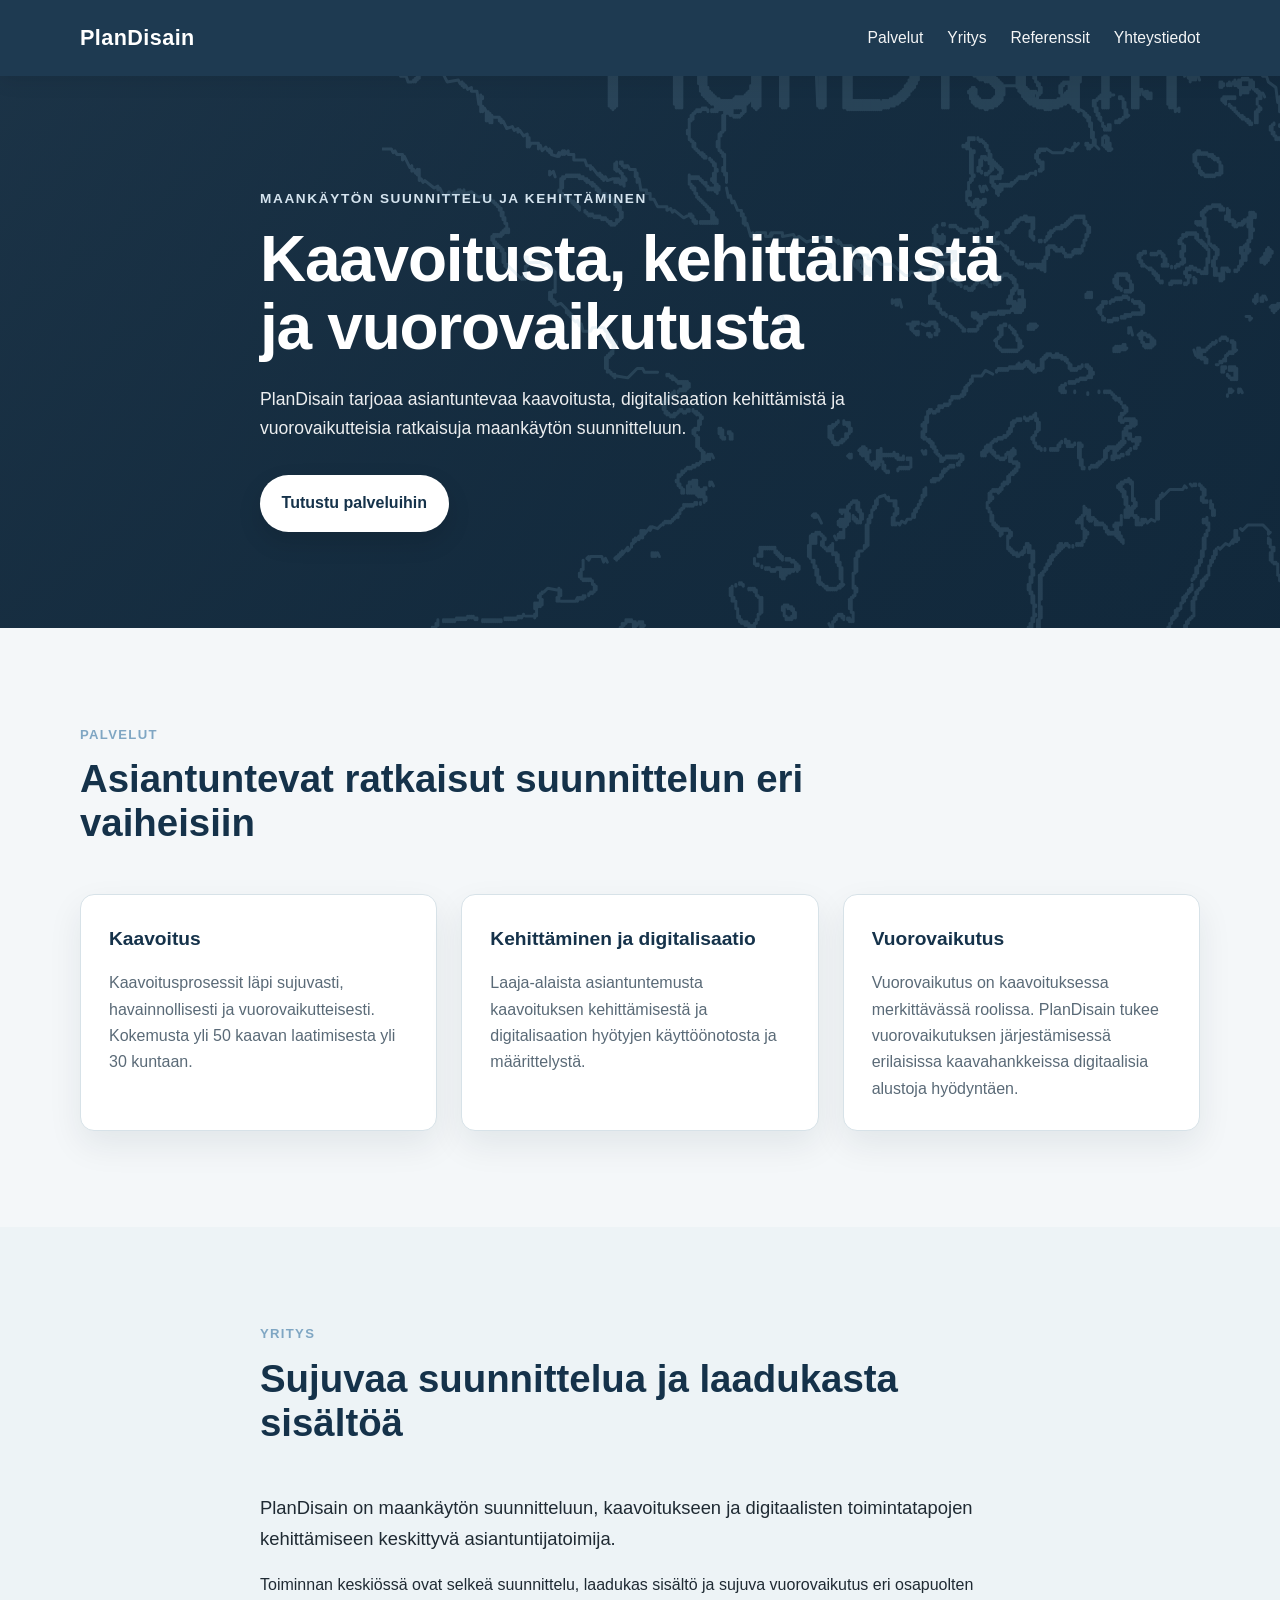
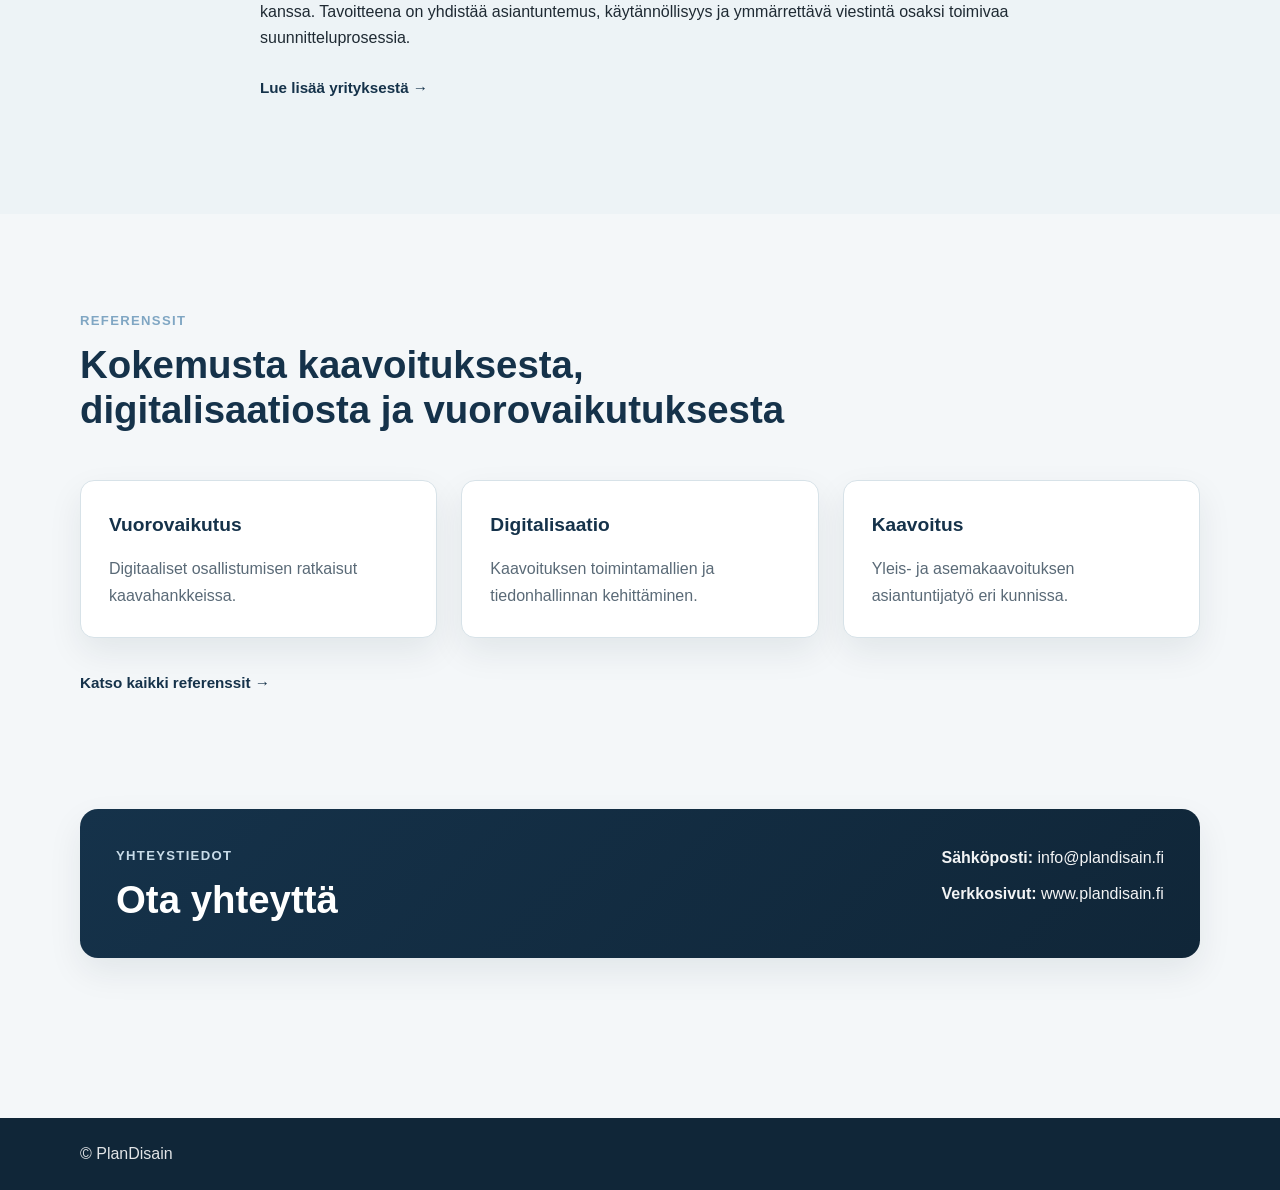
<file: index.html>
<!DOCTYPE html>
<html lang="fi">
<head>
  <meta charset="UTF-8" />
  <meta name="viewport" content="width=device-width, initial-scale=1.0" />
  <title>PlanDisain</title>
  <meta
    name="description"
    content="PlanDisain tarjoaa asiantuntevaa kaavoitusta, kehittämistä, digitalisaatiota ja vuorovaikutteisia ratkaisuja maankäytön suunnitteluun."
  />
  <link rel="stylesheet" href="style.css" />
</head>
<body>
  <header class="site-header">
    <div class="container header-inner">
      <a href="#top" class="logo">PlanDisain</a>

      <nav class="main-nav" aria-label="Päänavigaatio">
        <a href="#palvelut">Palvelut</a>
        <a href="yritys.html">Yritys</a>
        <a href="referenssit.html">Referenssit</a>
        <a href="yhteystiedot.html">Yhteystiedot</a>
      </nav>
    </div>
  </header>

  <main id="top">
    <section class="hero">
      <div class="hero-map-deco" aria-hidden="true">
        <img src="map.svg" alt="">
      </div>
      <div class="container hero-content">
        <p class="eyebrow">Maankäytön suunnittelu ja kehittäminen</p>
        <h1>Kaavoitusta, kehittämistä ja vuorovaikutusta</h1>
        <p class="hero-text">
          PlanDisain tarjoaa asiantuntevaa kaavoitusta, digitalisaation kehittämistä
          ja vuorovaikutteisia ratkaisuja maankäytön suunnitteluun.
        </p>
        <a class="button-primary" href="#palvelut">Tutustu palveluihin</a>
      </div>
    </section>

    <section class="section" id="palvelut">
      <div class="container">
        <div class="section-heading">
          <p class="section-kicker">Palvelut</p>
          <h2>Asiantuntevat ratkaisut suunnittelun eri vaiheisiin</h2>
        </div>

        <div class="card-grid">
          <article class="service-card">
            <h3>Kaavoitus</h3>
            <p>
              Kaavoitusprosessit läpi sujuvasti, havainnollisesti ja
              vuorovaikutteisesti. Kokemusta yli 50 kaavan laatimisesta
              yli 30 kuntaan.
            </p>
          </article>

          <article class="service-card">
            <h3>Kehittäminen ja digitalisaatio</h3>
            <p>
              Laaja-alaista asiantuntemusta kaavoituksen kehittämisestä ja
              digitalisaation hyötyjen käyttöönotosta ja määrittelystä.
            </p>
          </article>

          <article class="service-card">
            <h3>Vuorovaikutus</h3>
            <p>
              Vuorovaikutus on kaavoituksessa merkittävässä roolissa.
              PlanDisain tukee vuorovaikutuksen järjestämisessä erilaisissa
              kaavahankkeissa digitaalisia alustoja hyödyntäen.
            </p>
          </article>
        </div>
      </div>
    </section>

    <section class="section section-alt" id="yritys">
      <div class="container narrow">
        <div class="section-heading">
          <p class="section-kicker">Yritys</p>
          <h2>Sujuvaa suunnittelua ja laadukasta sisältöä</h2>
        </div>

        <p class="lead">
          PlanDisain on maankäytön suunnitteluun, kaavoitukseen ja digitaalisten
          toimintatapojen kehittämiseen keskittyvä asiantuntijatoimija.
        </p>

        <p>
          Toiminnan keskiössä ovat selkeä suunnittelu, laadukas sisältö ja
          sujuva vuorovaikutus eri osapuolten kanssa. Tavoitteena on yhdistää
          asiantuntemus, käytännöllisyys ja ymmärrettävä viestintä osaksi
          toimivaa suunnitteluprosessia.
        </p>
        <p style="margin-top: 1.5rem;">
          <a class="button-text" href="yritys.html">Lue lisää yrityksestä →</a>
        </p>
      </div>
    </section>

    <section class="section" id="referenssit">
      <div class="container">
        <div class="section-heading">
          <p class="section-kicker">Referenssit</p>
          <h2>Kokemusta kaavoituksesta, digitalisaatiosta ja vuorovaikutuksesta</h2>
        </div>

        <div class="card-grid references-grid">
          <article class="reference-card">
            <h3>Vuorovaikutus</h3>
            <p>Digitaaliset osallistumisen ratkaisut kaavahankkeissa.</p>
          </article>

          <article class="reference-card">
            <h3>Digitalisaatio</h3>
            <p>Kaavoituksen toimintamallien ja tiedonhallinnan kehittäminen.</p>
          </article>

          <article class="reference-card">
            <h3>Kaavoitus</h3>
            <p>Yleis- ja asemakaavoituksen asiantuntijatyö eri kunnissa.</p>
          </article>
        </div>
        <p style="margin-top: 2rem;">
          <a class="button-text" href="referenssit.html">Katso kaikki referenssit →</a>
        </p>
      </div>
    </section>

    <section class="section contact-section" id="yhteys">
      <div class="container contact-box">
        <div>
          <p class="section-kicker">Yhteystiedot</p>
          <h2>Ota yhteyttä</h2>
        </div>

        <div class="contact-details">
          <p><strong>Sähköposti:</strong> info@plandisain.fi</p>
          <p><strong>Verkkosivut:</strong> www.plandisain.fi</p>
        </div>
      </div>
    </section>
  </main>

  <footer class="site-footer">
    <div class="container footer-inner">
      <p>© PlanDisain</p>
    </div>
  </footer>
</body>
</html>
</file>
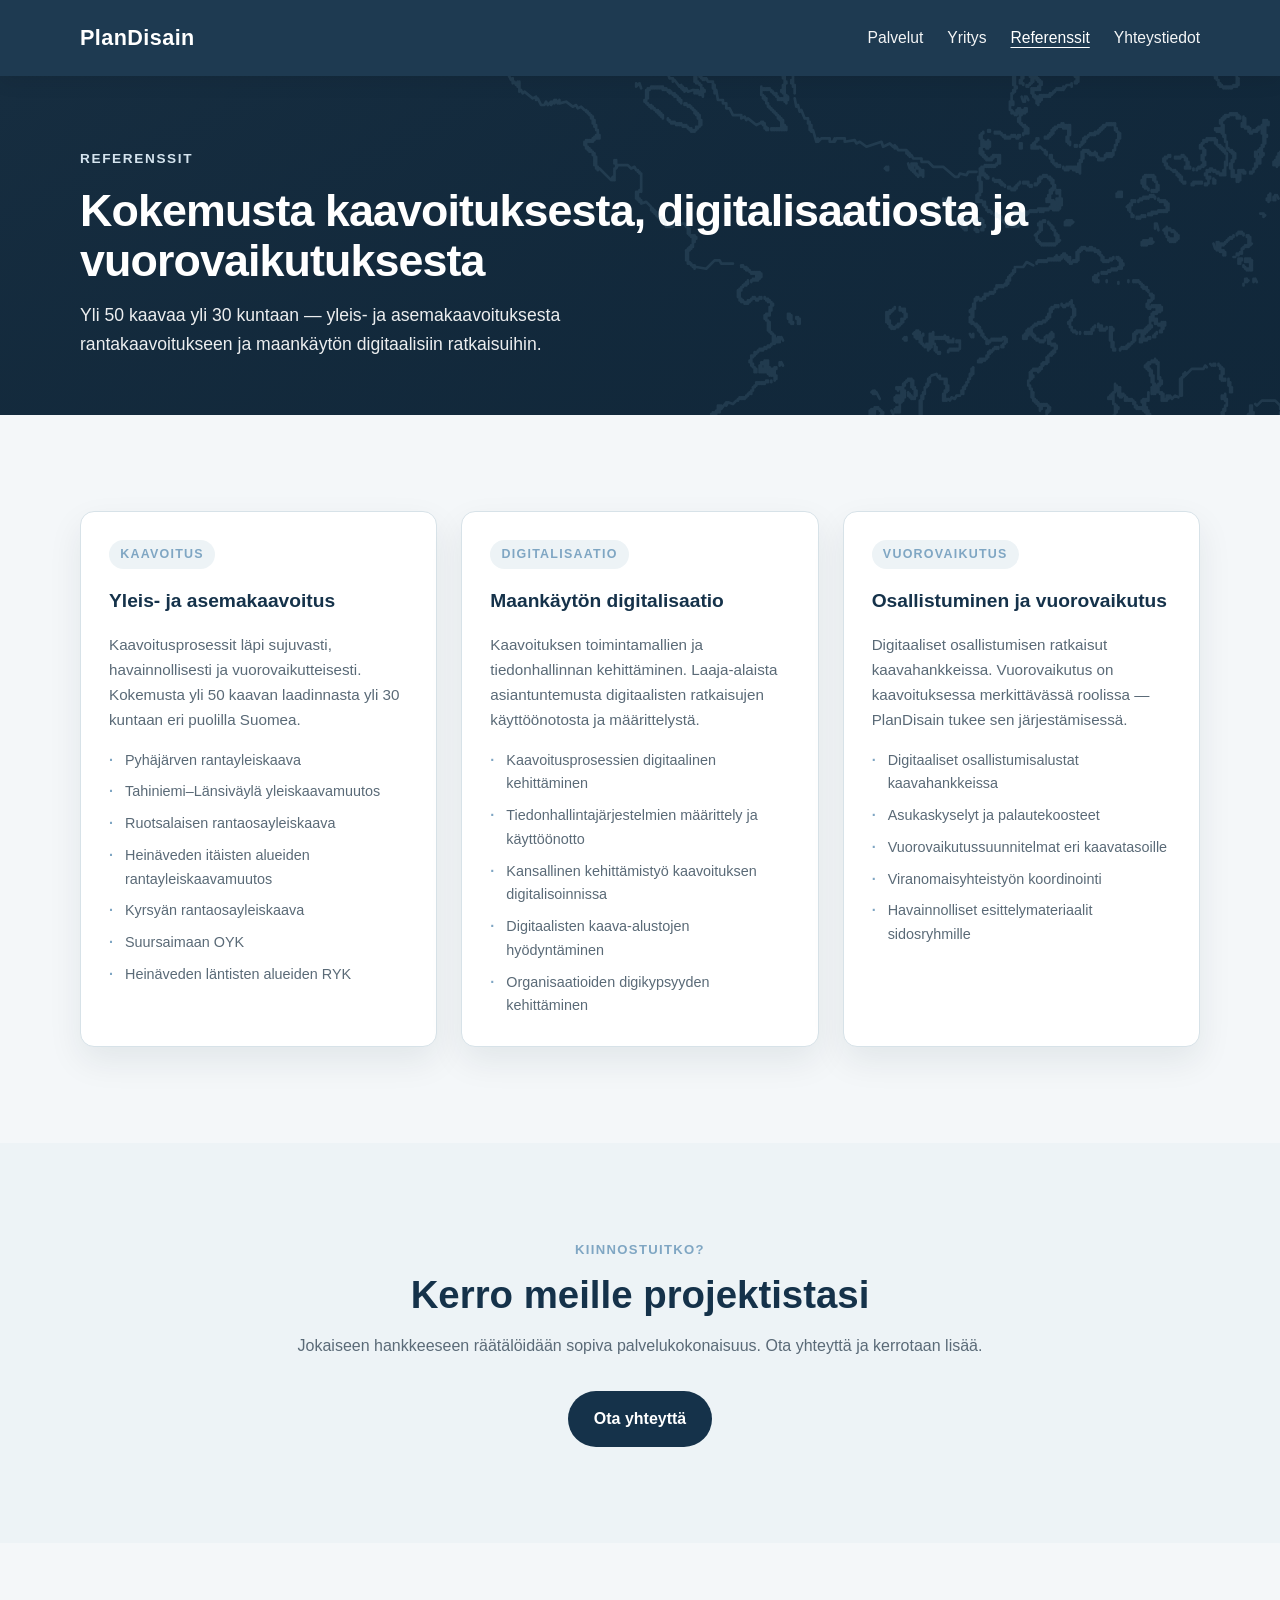
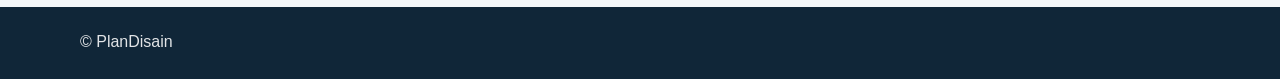
<file: referenssit.html>
<!DOCTYPE html>
<html lang="fi">
<head>
  <meta charset="UTF-8" />
  <meta name="viewport" content="width=device-width, initial-scale=1.0" />
  <title>Referenssit – PlanDisain</title>
  <meta name="description" content="PlanDisainin referenssit: kaavoitus, maankäytön digitalisaatio ja vuorovaikutus yli 30 kunnassa." />
  <link rel="stylesheet" href="style.css" />
</head>
<body>
  <header class="site-header">
    <div class="container header-inner">
      <a href="index.html" class="logo">PlanDisain</a>
      <nav class="main-nav" aria-label="Päänavigaatio">
        <a href="index.html#palvelut">Palvelut</a>
        <a href="yritys.html">Yritys</a>
        <a href="referenssit.html" aria-current="page">Referenssit</a>
        <a href="yhteystiedot.html">Yhteystiedot</a>
      </nav>
    </div>
  </header>

  <main>
    <section class="page-hero">
      <div class="hero-map-deco" aria-hidden="true">
        <img src="map.svg" alt="">
      </div>
      <div class="container">
        <p class="eyebrow">Referenssit</p>
        <h1>Kokemusta kaavoituksesta, digitalisaatiosta ja vuorovaikutuksesta</h1>
        <p class="hero-text">
          Yli 50 kaavaa yli 30 kuntaan — yleis- ja asemakaavoituksesta
          rantakaavoitukseen ja maankäytön digitaalisiin ratkaisuihin.
        </p>
      </div>
    </section>

    <section class="section">
      <div class="container">
        <div class="ref-grid">

          <div class="ref-category">
            <span class="ref-category-label">Kaavoitus</span>
            <h3>Yleis- ja asemakaavoitus</h3>
            <p>
              Kaavoitusprosessit läpi sujuvasti, havainnollisesti ja vuorovaikutteisesti.
              Kokemusta yli 50 kaavan laadinnasta yli 30 kuntaan eri puolilla Suomea.
            </p>
            <ul class="ref-list">
              <li>Pyhäjärven rantayleiskaava</li>
              <li>Tahiniemi–Länsiväylä yleiskaavamuutos</li>
              <li>Ruotsalaisen rantaosayleiskaava</li>
              <li>Heinäveden itäisten alueiden rantayleiskaavamuutos</li>
              <li>Kyrsyän rantaosayleiskaava</li>
              <li>Suursaimaan OYK</li>
              <li>Heinäveden läntisten alueiden RYK</li>
            </ul>
          </div>

          <div class="ref-category">
            <span class="ref-category-label">Digitalisaatio</span>
            <h3>Maankäytön digitalisaatio</h3>
            <p>
              Kaavoituksen toimintamallien ja tiedonhallinnan kehittäminen.
              Laaja-alaista asiantuntemusta digitaalisten ratkaisujen
              käyttöönotosta ja määrittelystä.
            </p>
            <ul class="ref-list">
              <li>Kaavoitusprosessien digitaalinen kehittäminen</li>
              <li>Tiedonhallintajärjestelmien määrittely ja käyttöönotto</li>
              <li>Kansallinen kehittämistyö kaavoituksen digitalisoinnissa</li>
              <li>Digitaalisten kaava-alustojen hyödyntäminen</li>
              <li>Organisaatioiden digikypsyyden kehittäminen</li>
            </ul>
          </div>

          <div class="ref-category">
            <span class="ref-category-label">Vuorovaikutus</span>
            <h3>Osallistuminen ja vuorovaikutus</h3>
            <p>
              Digitaaliset osallistumisen ratkaisut kaavahankkeissa.
              Vuorovaikutus on kaavoituksessa merkittävässä roolissa —
              PlanDisain tukee sen järjestämisessä.
            </p>
            <ul class="ref-list">
              <li>Digitaaliset osallistumisalustat kaavahankkeissa</li>
              <li>Asukaskyselyt ja palautekoosteet</li>
              <li>Vuorovaikutussuunnitelmat eri kaavatasoille</li>
              <li>Viranomaisyhteistyön koordinointi</li>
              <li>Havainnolliset esittelymateriaalit sidosryhmille</li>
            </ul>
          </div>

        </div>
      </div>
    </section>

    <section class="section section-alt">
      <div class="container narrow" style="text-align: center;">
        <p class="section-kicker">Kiinnostuitko?</p>
        <h2>Kerro meille projektistasi</h2>
        <p style="color: var(--color-text-soft); margin-bottom: var(--space-5);">
          Jokaiseen hankkeeseen räätälöidään sopiva palvelukokonaisuus.
          Ota yhteyttä ja kerrotaan lisää.
        </p>
        <a class="button-secondary" href="yhteystiedot.html">Ota yhteyttä</a>
      </div>
    </section>
  </main>

  <footer class="site-footer">
    <div class="container footer-inner">
      <p>© PlanDisain</p>
    </div>
  </footer>
</body>
</html>
</file>
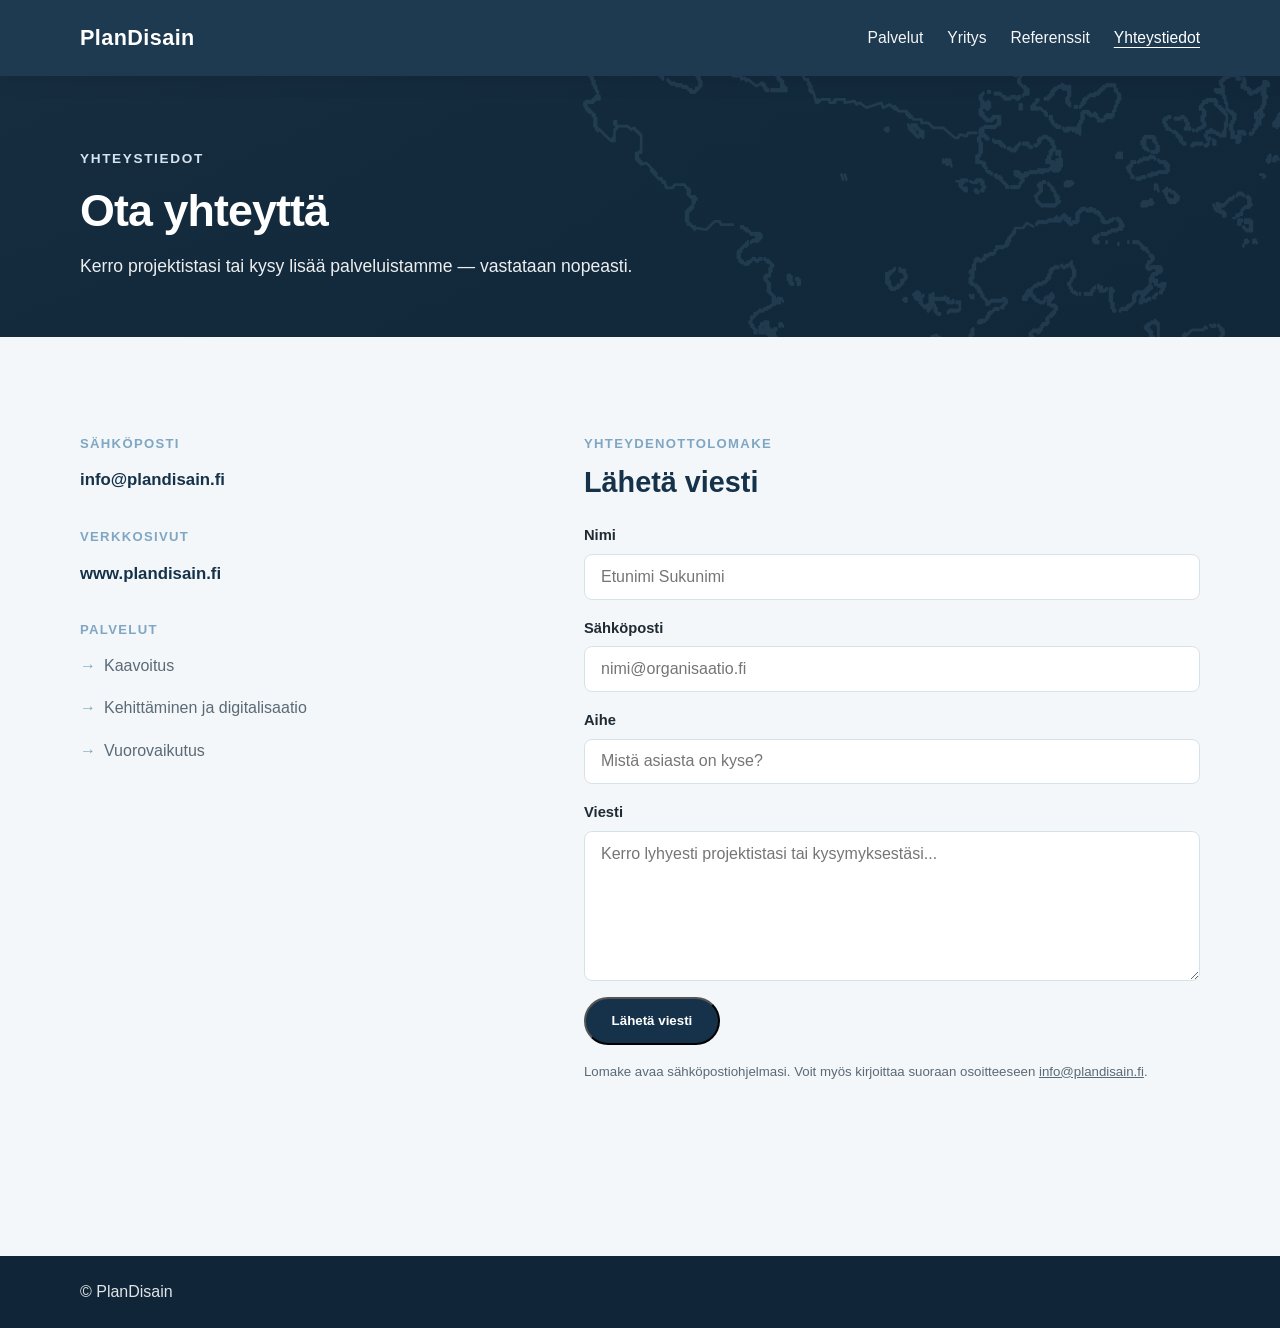
<file: yhteystiedot.html>
<!DOCTYPE html>
<html lang="fi">
<head>
  <meta charset="UTF-8" />
  <meta name="viewport" content="width=device-width, initial-scale=1.0" />
  <title>Yhteystiedot – PlanDisain</title>
  <meta name="description" content="Ota yhteyttä PlanDisainiin — info@plandisain.fi" />
  <link rel="stylesheet" href="style.css" />
</head>
<body>
  <header class="site-header">
    <div class="container header-inner">
      <a href="index.html" class="logo">PlanDisain</a>
      <nav class="main-nav" aria-label="Päänavigaatio">
        <a href="index.html#palvelut">Palvelut</a>
        <a href="yritys.html">Yritys</a>
        <a href="referenssit.html">Referenssit</a>
        <a href="yhteystiedot.html" aria-current="page">Yhteystiedot</a>
      </nav>
    </div>
  </header>

  <main>
    <section class="page-hero">
      <div class="hero-map-deco" aria-hidden="true">
        <img src="map.svg" alt="">
      </div>
      <div class="container">
        <p class="eyebrow">Yhteystiedot</p>
        <h1>Ota yhteyttä</h1>
        <p class="hero-text">
          Kerro projektistasi tai kysy lisää palveluistamme — vastataan nopeasti.
        </p>
      </div>
    </section>

    <section class="section">
      <div class="container">
        <div class="contact-grid">

          <div class="contact-info-block">
            <div class="contact-item">
              <h3>Sähköposti</h3>
              <p><a href="mailto:info@plandisain.fi">info@plandisain.fi</a></p>
            </div>

            <div class="contact-item">
              <h3>Verkkosivut</h3>
              <p><a href="https://www.plandisain.fi" target="_blank" rel="noopener">www.plandisain.fi</a></p>
            </div>

            <div class="contact-item">
              <h3>Palvelut</h3>
              <ul class="feature-list" style="margin-top: var(--space-2);">
                <li>Kaavoitus</li>
                <li>Kehittäminen ja digitalisaatio</li>
                <li>Vuorovaikutus</li>
              </ul>
            </div>
          </div>

          <div>
            <div class="section-heading" style="margin-bottom: var(--space-4);">
              <p class="section-kicker">Yhteydenottolomake</p>
              <h2 style="font-size: 1.8rem;">Lähetä viesti</h2>
            </div>

            <form action="mailto:info@plandisain.fi" method="post" enctype="text/plain">
              <div class="form-group">
                <label for="nimi">Nimi</label>
                <input type="text" id="nimi" name="nimi" placeholder="Etunimi Sukunimi" required />
              </div>

              <div class="form-group">
                <label for="sahkoposti">Sähköposti</label>
                <input type="email" id="sahkoposti" name="sahkoposti" placeholder="nimi@organisaatio.fi" required />
              </div>

              <div class="form-group">
                <label for="aihe">Aihe</label>
                <input type="text" id="aihe" name="aihe" placeholder="Mistä asiasta on kyse?" />
              </div>

              <div class="form-group">
                <label for="viesti">Viesti</label>
                <textarea id="viesti" name="viesti" placeholder="Kerro lyhyesti projektistasi tai kysymyksestäsi..." required></textarea>
              </div>

              <button type="submit" class="button-secondary">Lähetä viesti</button>

              <p class="form-note">
                Lomake avaa sähköpostiohjelmasi. Voit myös kirjoittaa suoraan osoitteeseen
                <a href="mailto:info@plandisain.fi">info@plandisain.fi</a>.
              </p>
            </form>
          </div>

        </div>
      </div>
    </section>
  </main>

  <footer class="site-footer">
    <div class="container footer-inner">
      <p>© PlanDisain</p>
    </div>
  </footer>
</body>
</html>
</file>
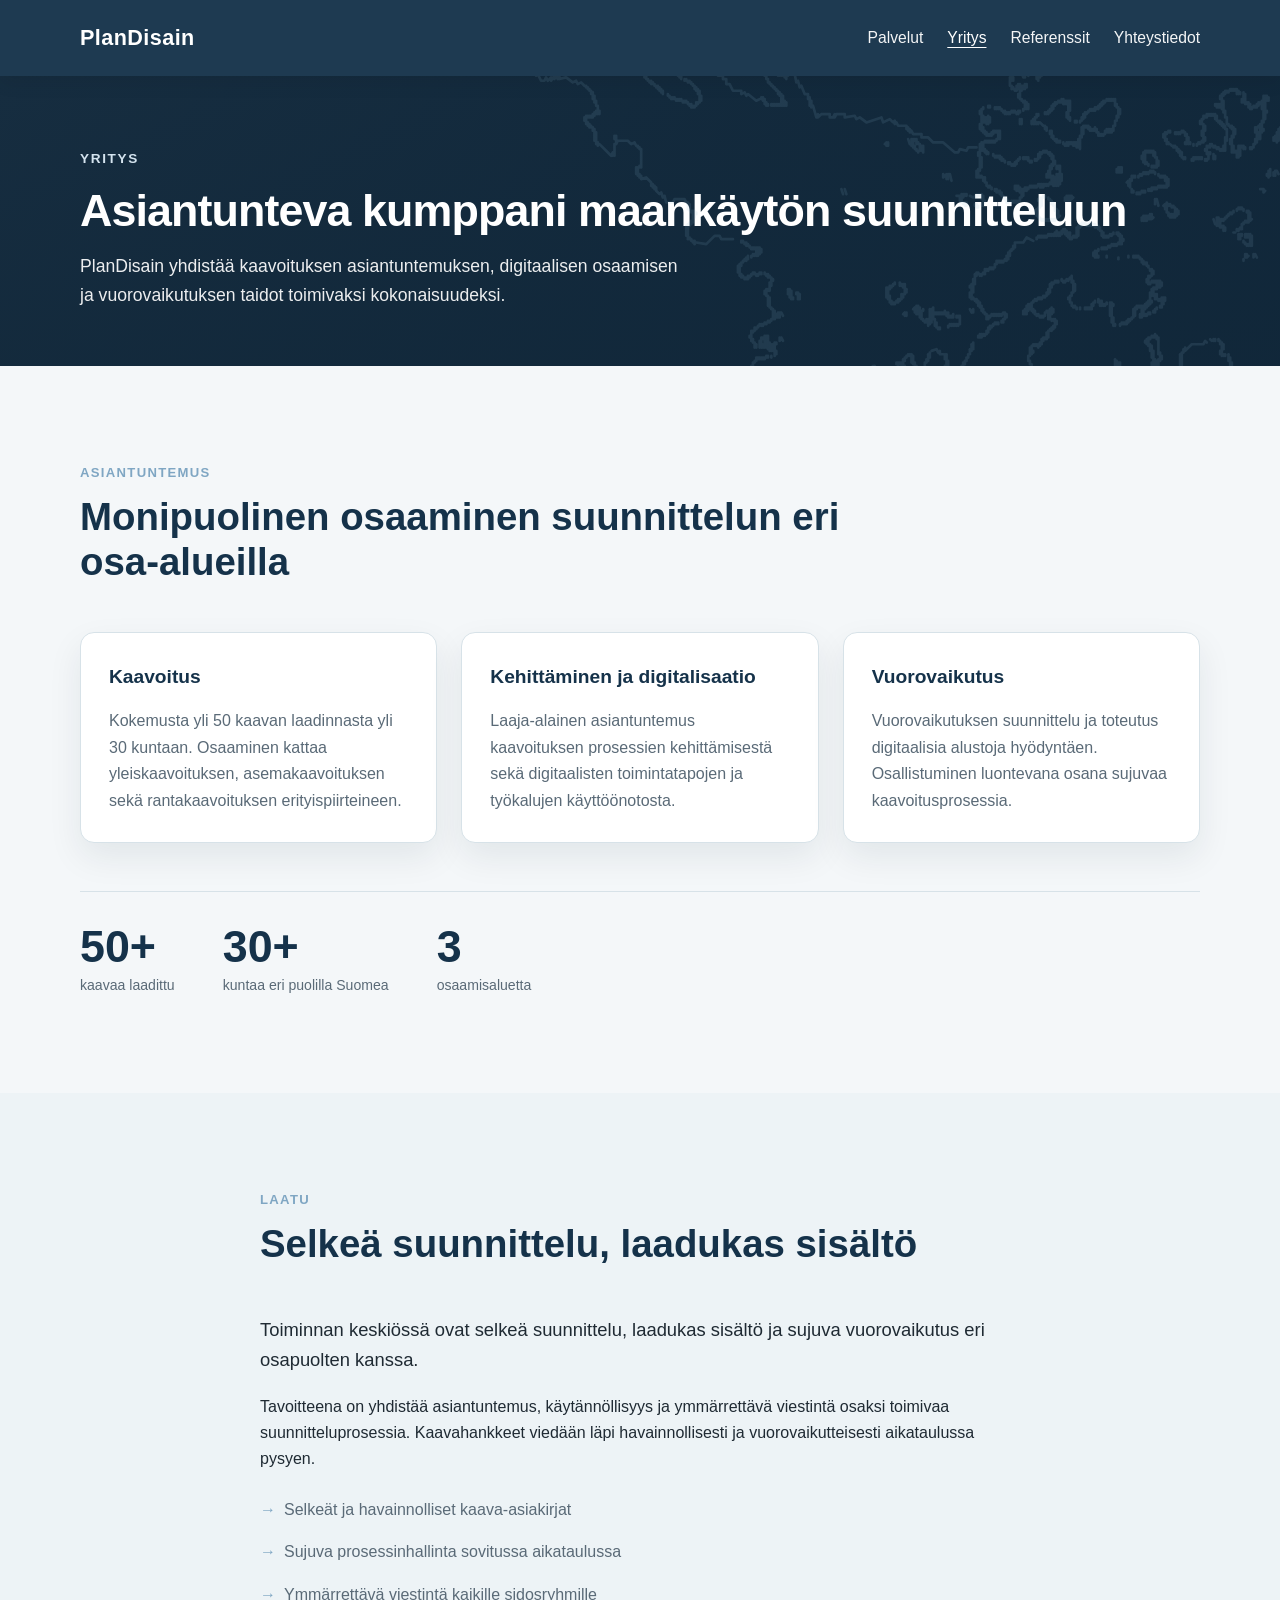
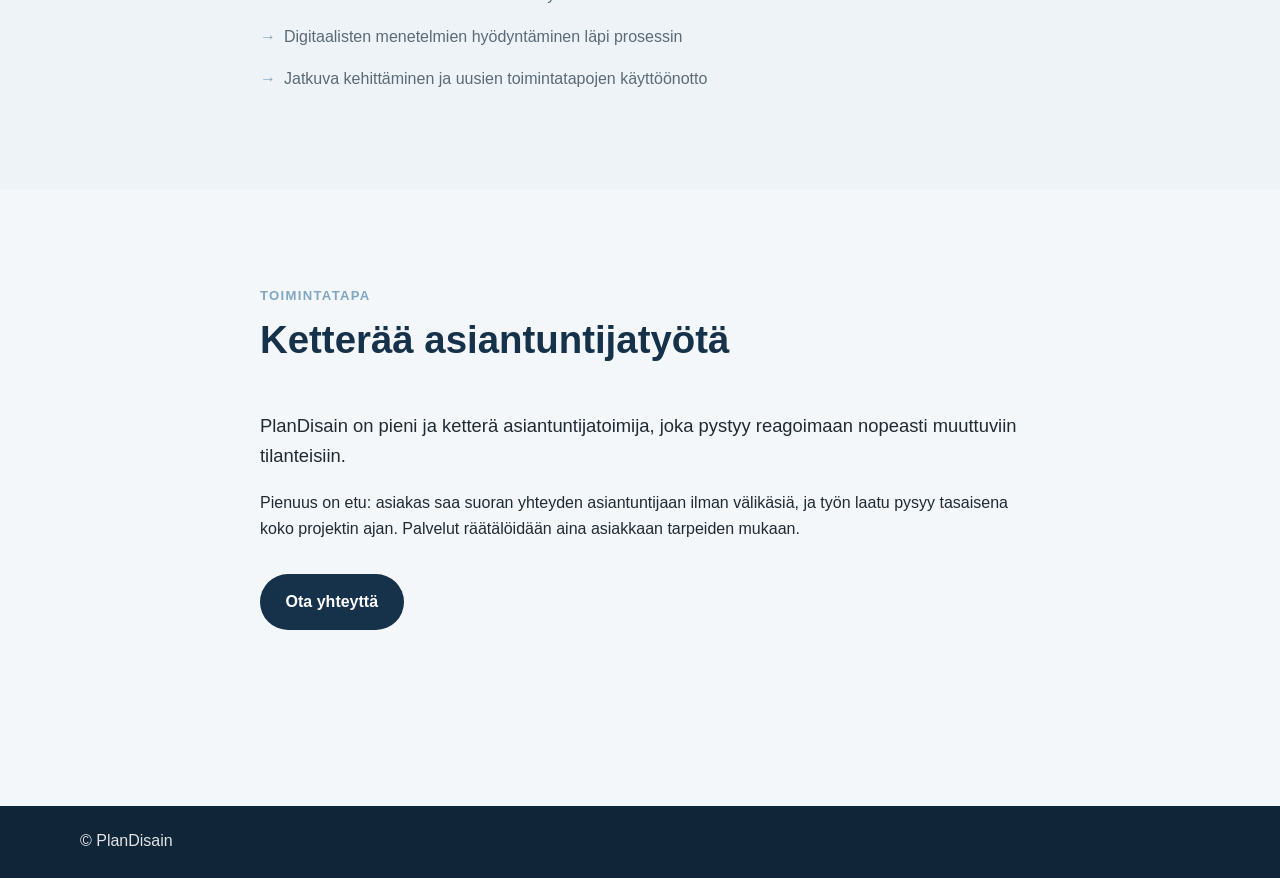
<file: yritys.html>
<!DOCTYPE html>
<html lang="fi">
<head>
  <meta charset="UTF-8" />
  <meta name="viewport" content="width=device-width, initial-scale=1.0" />
  <title>Yritys – PlanDisain</title>
  <meta name="description" content="PlanDisain on maankäytön suunnitteluun, kaavoitukseen ja digitaalisten toimintatapojen kehittämiseen erikoistunut asiantuntijatoimija." />
  <link rel="stylesheet" href="style.css" />
</head>
<body>
  <header class="site-header">
    <div class="container header-inner">
      <a href="index.html" class="logo">PlanDisain</a>
      <nav class="main-nav" aria-label="Päänavigaatio">
        <a href="index.html#palvelut">Palvelut</a>
        <a href="yritys.html" aria-current="page">Yritys</a>
        <a href="referenssit.html">Referenssit</a>
        <a href="yhteystiedot.html">Yhteystiedot</a>
      </nav>
    </div>
  </header>

  <main>
    <section class="page-hero">
      <div class="hero-map-deco" aria-hidden="true">
        <img src="map.svg" alt="">
      </div>
      <div class="container">
        <p class="eyebrow">Yritys</p>
        <h1>Asiantunteva kumppani maankäytön suunnitteluun</h1>
        <p class="hero-text">
          PlanDisain yhdistää kaavoituksen asiantuntemuksen, digitaalisen osaamisen
          ja vuorovaikutuksen taidot toimivaksi kokonaisuudeksi.
        </p>
      </div>
    </section>

    <section class="section" id="asiantuntemus">
      <div class="container">
        <div class="section-heading">
          <p class="section-kicker">Asiantuntemus</p>
          <h2>Monipuolinen osaaminen suunnittelun eri osa-alueilla</h2>
        </div>

        <div class="card-grid">
          <article class="service-card">
            <h3>Kaavoitus</h3>
            <p>
              Kokemusta yli 50 kaavan laadinnasta yli 30 kuntaan. Osaaminen kattaa
              yleiskaavoituksen, asemakaavoituksen sekä rantakaavoituksen erityispiirteineen.
            </p>
          </article>

          <article class="service-card">
            <h3>Kehittäminen ja digitalisaatio</h3>
            <p>
              Laaja-alainen asiantuntemus kaavoituksen prosessien kehittämisestä
              sekä digitaalisten toimintatapojen ja työkalujen käyttöönotosta.
            </p>
          </article>

          <article class="service-card">
            <h3>Vuorovaikutus</h3>
            <p>
              Vuorovaikutuksen suunnittelu ja toteutus digitaalisia alustoja hyödyntäen.
              Osallistuminen luontevana osana sujuvaa kaavoitusprosessia.
            </p>
          </article>
        </div>

        <div class="stats-row">
          <div>
            <div class="stat-number">50+</div>
            <div class="stat-label">kaavaa laadittu</div>
          </div>
          <div>
            <div class="stat-number">30+</div>
            <div class="stat-label">kuntaa eri puolilla Suomea</div>
          </div>
          <div>
            <div class="stat-number">3</div>
            <div class="stat-label">osaamisaluetta</div>
          </div>
        </div>
      </div>
    </section>

    <section class="section section-alt" id="laatu">
      <div class="container narrow">
        <div class="section-heading">
          <p class="section-kicker">Laatu</p>
          <h2>Selkeä suunnittelu, laadukas sisältö</h2>
        </div>

        <p class="lead">
          Toiminnan keskiössä ovat selkeä suunnittelu, laadukas sisältö ja sujuva
          vuorovaikutus eri osapuolten kanssa.
        </p>

        <p>
          Tavoitteena on yhdistää asiantuntemus, käytännöllisyys ja ymmärrettävä
          viestintä osaksi toimivaa suunnitteluprosessia. Kaavahankkeet viedään läpi
          havainnollisesti ja vuorovaikutteisesti aikataulussa pysyen.
        </p>

        <ul class="feature-list">
          <li>Selkeät ja havainnolliset kaava-asiakirjat</li>
          <li>Sujuva prosessinhallinta sovitussa aikataulussa</li>
          <li>Ymmärrettävä viestintä kaikille sidosryhmille</li>
          <li>Digitaalisten menetelmien hyödyntäminen läpi prosessin</li>
          <li>Jatkuva kehittäminen ja uusien toimintatapojen käyttöönotto</li>
        </ul>
      </div>
    </section>

    <section class="section" id="toimintatapa">
      <div class="container narrow">
        <div class="section-heading">
          <p class="section-kicker">Toimintatapa</p>
          <h2>Ketterää asiantuntijatyötä</h2>
        </div>

        <p class="lead">
          PlanDisain on pieni ja ketterä asiantuntijatoimija, joka pystyy reagoimaan
          nopeasti muuttuviin tilanteisiin.
        </p>

        <p>
          Pienuus on etu: asiakas saa suoran yhteyden asiantuntijaan ilman välikäsiä,
          ja työn laatu pysyy tasaisena koko projektin ajan. Palvelut räätälöidään
          aina asiakkaan tarpeiden mukaan.
        </p>

        <p style="margin-top: var(--space-5);">
          <a class="button-secondary" href="yhteystiedot.html">Ota yhteyttä</a>
        </p>
      </div>
    </section>
  </main>

  <footer class="site-footer">
    <div class="container footer-inner">
      <p>© PlanDisain</p>
    </div>
  </footer>
</body>
</html>
</file>
<file: style.css>
:root {
  --color-primary: #15324a;
  --color-primary-dark: #102638;
  --color-accent: #7fa6c3;
  --color-bg: #f4f7f9;
  --color-surface: #ffffff;
  --color-surface-soft: #edf3f6;
  --color-text: #1f2a33;
  --color-text-soft: #5a6a77;
  --color-border: #d7e2e8;

  --container: 1120px;
  --container-narrow: 760px;

  --radius: 14px;
  --shadow-soft: 0 14px 34px rgba(16, 38, 56, 0.08);

  --space-1: 0.5rem;
  --space-2: 0.75rem;
  --space-3: 1rem;
  --space-4: 1.5rem;
  --space-5: 2rem;
  --space-6: 3rem;
  --space-7: 4rem;
  --space-8: 6rem;
}

* {
  box-sizing: border-box;
}

html {
  scroll-behavior: smooth;
}

body {
  margin: 0;
  font-family: Arial, Helvetica, sans-serif;
  color: var(--color-text);
  background: var(--color-bg);
  line-height: 1.65;
}

img {
  max-width: 100%;
  display: block;
}

a {
  color: inherit;
}

.container {
  width: min(92%, var(--container));
  margin: 0 auto;
}

.narrow {
  width: min(92%, var(--container-narrow));
}

.site-header {
  position: sticky;
  top: 0;
  z-index: 1000;
  background: rgba(21, 50, 74, 0.96);
  backdrop-filter: blur(8px);
  box-shadow: 0 6px 18px rgba(0, 0, 0, 0.08);
}

.header-inner {
  min-height: 76px;
  display: flex;
  align-items: center;
  justify-content: space-between;
  gap: var(--space-4);
}

.logo {
  text-decoration: none;
  color: #fff;
  font-size: 1.35rem;
  font-weight: 700;
  letter-spacing: 0.02em;
}

.main-nav {
  display: flex;
  align-items: center;
  gap: var(--space-4);
}

.main-nav a {
  text-decoration: none;
  color: #fff;
  font-weight: 500;
  font-size: 0.98rem;
  opacity: 0.95;
}

.main-nav a:hover {
  opacity: 1;
  text-decoration: underline;
  text-underline-offset: 4px;
}

.hero {
  background:
    linear-gradient(180deg, rgba(16, 38, 56, 0.78), rgba(16, 38, 56, 0.84)),
    linear-gradient(120deg, #43617a, #27455e 50%, #19354d);
  color: #fff;
  padding: 7rem 0 6rem;
  position: relative;
  overflow: hidden;
}

.hero-map-deco {
  position: absolute;
  right: -8%;
  top: 50%;
  transform: translateY(-50%);
  width: 80%;
  max-width: 1000px;
  opacity: 0.18;
  pointer-events: none;
  user-select: none;
}

.hero-map-deco img {
  width: 100%;
  height: auto;
}


.hero-content {
  max-width: 760px;
}

.eyebrow {
  margin: 0 0 var(--space-3);
  font-size: 0.85rem;
  font-weight: 700;
  letter-spacing: 0.12em;
  text-transform: uppercase;
  color: #d5e4ef;
}

.hero h1 {
  margin: 0 0 var(--space-4);
  font-size: clamp(2.4rem, 5vw, 4.4rem);
  line-height: 1.05;
  letter-spacing: -0.02em;
}

.hero-text {
  margin: 0 0 var(--space-5);
  font-size: 1.1rem;
  color: rgba(255, 255, 255, 0.92);
  max-width: 680px;
}

.button-primary {
  display: inline-block;
  padding: 0.95rem 1.35rem;
  background: #fff;
  color: var(--color-primary);
  text-decoration: none;
  border-radius: 999px;
  font-weight: 700;
  box-shadow: 0 10px 24px rgba(0, 0, 0, 0.12);
  transition: transform 0.18s ease, box-shadow 0.18s ease, background 0.18s ease;
}

.button-primary:hover {
  transform: translateY(-1px);
  background: #eef4f8;
  box-shadow: 0 14px 26px rgba(0, 0, 0, 0.16);
}

.section {
  padding: var(--space-8) 0;
}

.section-alt {
  background: var(--color-surface-soft);
}

.section-heading {
  margin-bottom: var(--space-6);
}

.section-kicker {
  margin: 0 0 var(--space-2);
  color: var(--color-accent);
  font-weight: 700;
  letter-spacing: 0.1em;
  text-transform: uppercase;
  font-size: 0.82rem;
}

.section h2 {
  margin: 0;
  font-size: clamp(1.9rem, 3vw, 2.8rem);
  line-height: 1.15;
  color: var(--color-primary);
  max-width: 760px;
}

.lead {
  font-size: 1.15rem;
  color: var(--color-text);
}

.card-grid {
  display: grid;
  grid-template-columns: repeat(3, minmax(0, 1fr));
  gap: var(--space-4);
}

.service-card,
.reference-card {
  background: var(--color-surface);
  border: 1px solid var(--color-border);
  border-radius: var(--radius);
  padding: 1.75rem;
  box-shadow: var(--shadow-soft);
}

.service-card h3,
.reference-card h3 {
  margin-top: 0;
  margin-bottom: var(--space-3);
  color: var(--color-primary);
  font-size: 1.2rem;
}

.service-card p,
.reference-card p {
  margin: 0;
  color: var(--color-text-soft);
}

.contact-section {
  padding-top: 0;
}

.contact-box {
  background: linear-gradient(135deg, var(--color-primary), var(--color-primary-dark));
  color: #fff;
  border-radius: 18px;
  padding: 2.25rem;
  display: flex;
  align-items: flex-start;
  justify-content: space-between;
  gap: var(--space-5);
  box-shadow: var(--shadow-soft);
}

.contact-box h2 {
  color: #fff;
  margin-top: 0;
  margin-bottom: 0;
}

.contact-box .section-kicker {
  color: #c9dce9;
}

.contact-details p {
  margin: 0 0 0.6rem;
  color: rgba(255, 255, 255, 0.95);
}

.site-footer {
  margin-top: var(--space-7);
  background: var(--color-primary-dark);
  color: rgba(255, 255, 255, 0.88);
}

.footer-inner {
  min-height: 72px;
  display: flex;
  align-items: center;
}

.footer-inner p {
  margin: 0;
}

@media (max-width: 900px) {
  .card-grid {
    grid-template-columns: 1fr;
  }

  .contact-box {
    flex-direction: column;
  }
}

@media (max-width: 760px) {
  .header-inner {
    flex-direction: column;
    align-items: flex-start;
    justify-content: center;
    padding: 0.9rem 0;
  }

  .main-nav {
    flex-wrap: wrap;
    gap: 0.8rem 1rem;
  }

  .hero {
    padding: 5.5rem 0 4.5rem;
  }

  .section {
    padding: 4.5rem 0;
  }
}

/* ---- Alasivut ---- */

.page-hero {
  background:
    linear-gradient(180deg, rgba(16, 38, 56, 0.88), rgba(16, 38, 56, 0.92)),
    linear-gradient(120deg, #43617a, #27455e 50%, #19354d);
  color: #fff;
  padding: 4.5rem 0 3.5rem;
  position: relative;
  overflow: hidden;
}

.page-hero .hero-map-deco {
  opacity: 0.14;
  width: 70%;
}

.page-hero h1 {
  margin: 0 0 var(--space-3);
  font-size: clamp(2rem, 3.5vw, 3rem);
  line-height: 1.1;
  letter-spacing: -0.02em;
}

.page-hero .hero-text {
  margin: 0;
  max-width: 600px;
}

.main-nav a[aria-current="page"] {
  opacity: 1;
  text-decoration: underline;
  text-underline-offset: 4px;
}

.button-secondary {
  display: inline-block;
  padding: 0.9rem 1.6rem;
  background: var(--color-primary);
  color: #fff;
  text-decoration: none;
  border-radius: 999px;
  font-weight: 700;
  transition: background 0.18s ease, transform 0.18s ease;
}

.button-secondary:hover {
  background: var(--color-primary-dark);
  transform: translateY(-1px);
}

.button-text {
  display: inline-flex;
  align-items: center;
  gap: 0.4rem;
  color: var(--color-primary);
  text-decoration: none;
  font-weight: 700;
  font-size: 0.95rem;
}

.button-text:hover {
  text-decoration: underline;
  text-underline-offset: 3px;
}

.feature-list {
  list-style: none;
  padding: 0;
  margin: var(--space-4) 0 0;
  display: flex;
  flex-direction: column;
  gap: var(--space-3);
}

.feature-list li {
  padding-left: 1.5rem;
  position: relative;
  color: var(--color-text-soft);
}

.feature-list li::before {
  content: '→';
  position: absolute;
  left: 0;
  color: var(--color-accent);
  font-weight: 700;
}

.stats-row {
  display: flex;
  gap: var(--space-6);
  margin-top: var(--space-6);
  padding-top: var(--space-5);
  border-top: 1px solid var(--color-border);
}

.stat-number {
  font-size: 2.8rem;
  font-weight: 800;
  color: var(--color-primary);
  line-height: 1;
}

.stat-label {
  font-size: 0.88rem;
  color: var(--color-text-soft);
  margin-top: 0.3rem;
}

.ref-grid {
  display: grid;
  grid-template-columns: repeat(3, minmax(0, 1fr));
  gap: var(--space-4);
}

.ref-category {
  background: var(--color-surface);
  border: 1px solid var(--color-border);
  border-radius: var(--radius);
  padding: 1.75rem;
  box-shadow: var(--shadow-soft);
}

.ref-category-label {
  display: inline-block;
  background: var(--color-surface-soft);
  color: var(--color-accent);
  font-size: 0.78rem;
  font-weight: 700;
  letter-spacing: 0.1em;
  text-transform: uppercase;
  padding: 0.25rem 0.7rem;
  border-radius: 999px;
  margin-bottom: var(--space-3);
}

.ref-category h3 {
  margin: 0 0 var(--space-3);
  color: var(--color-primary);
  font-size: 1.2rem;
}

.ref-category p {
  margin: 0 0 var(--space-3);
  color: var(--color-text-soft);
  font-size: 0.95rem;
}

.ref-list {
  list-style: none;
  padding: 0;
  margin: 0;
  display: flex;
  flex-direction: column;
  gap: 0.5rem;
}

.ref-list li {
  font-size: 0.9rem;
  color: var(--color-text-soft);
  padding-left: 1rem;
  position: relative;
}

.ref-list li::before {
  content: '·';
  position: absolute;
  left: 0;
  color: var(--color-accent);
  font-weight: 900;
}

.contact-grid {
  display: grid;
  grid-template-columns: 1fr 1.4fr;
  gap: var(--space-7);
  align-items: start;
}

.contact-info-block {
  display: flex;
  flex-direction: column;
  gap: var(--space-5);
}

.contact-item h3 {
  margin: 0 0 var(--space-2);
  font-size: 0.82rem;
  text-transform: uppercase;
  letter-spacing: 0.1em;
  color: var(--color-accent);
}

.contact-item p {
  margin: 0;
  font-size: 1.05rem;
}

.contact-item a {
  color: var(--color-primary);
  text-decoration: none;
  font-weight: 600;
}

.contact-item a:hover {
  text-decoration: underline;
}

.form-group {
  display: flex;
  flex-direction: column;
  gap: 0.4rem;
  margin-bottom: var(--space-3);
}

.form-group label {
  font-weight: 600;
  font-size: 0.92rem;
}

.form-group input,
.form-group textarea {
  padding: 0.8rem 1rem;
  border: 1.5px solid var(--color-border);
  border-radius: 8px;
  font-family: inherit;
  font-size: 1rem;
  color: var(--color-text);
  background: var(--color-surface);
  transition: border-color 0.15s;
}

.form-group input:focus,
.form-group textarea:focus {
  outline: none;
  border-color: var(--color-accent);
}

.form-group textarea {
  min-height: 150px;
  resize: vertical;
}

.form-note {
  font-size: 0.83rem;
  color: var(--color-text-soft);
  margin-top: var(--space-3);
}

@media (max-width: 900px) {
  .ref-grid {
    grid-template-columns: 1fr;
  }

  .contact-grid {
    grid-template-columns: 1fr;
  }

  .stats-row {
    flex-wrap: wrap;
    gap: var(--space-4);
  }
}
</file>
